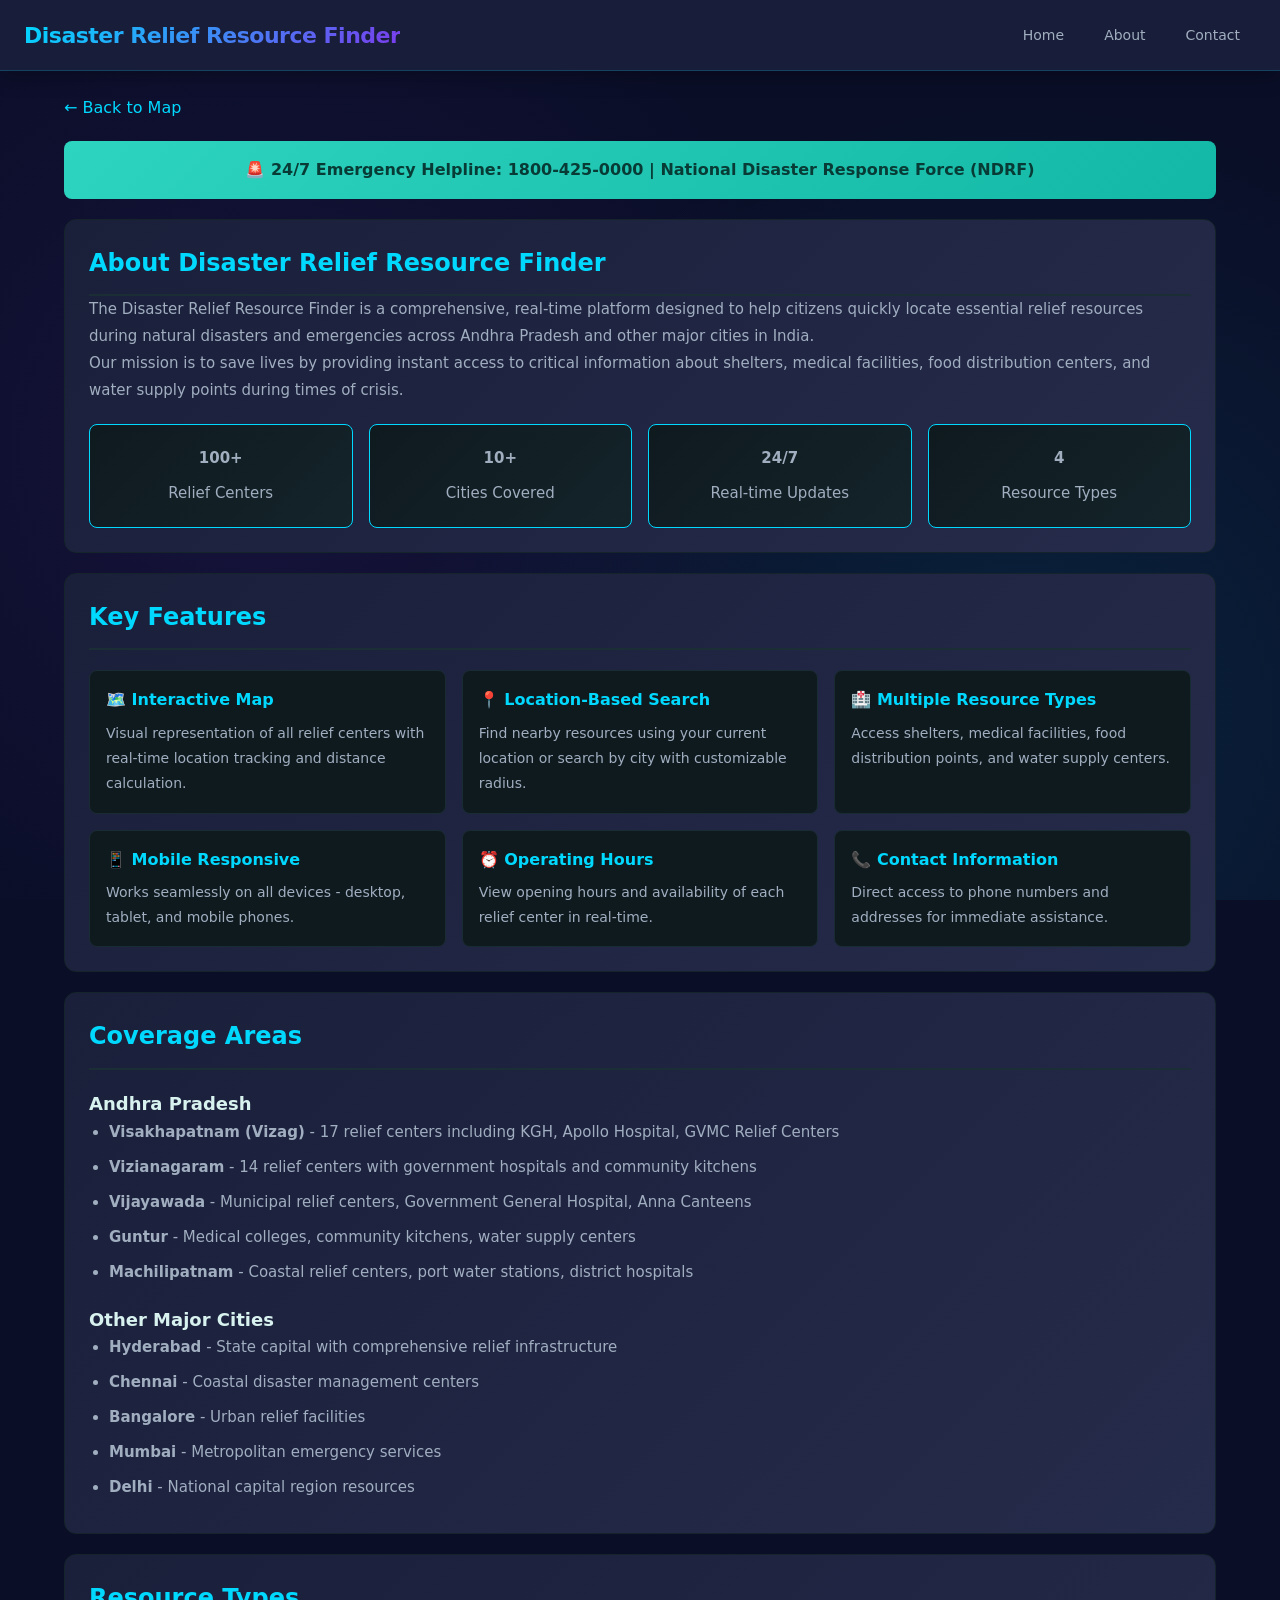
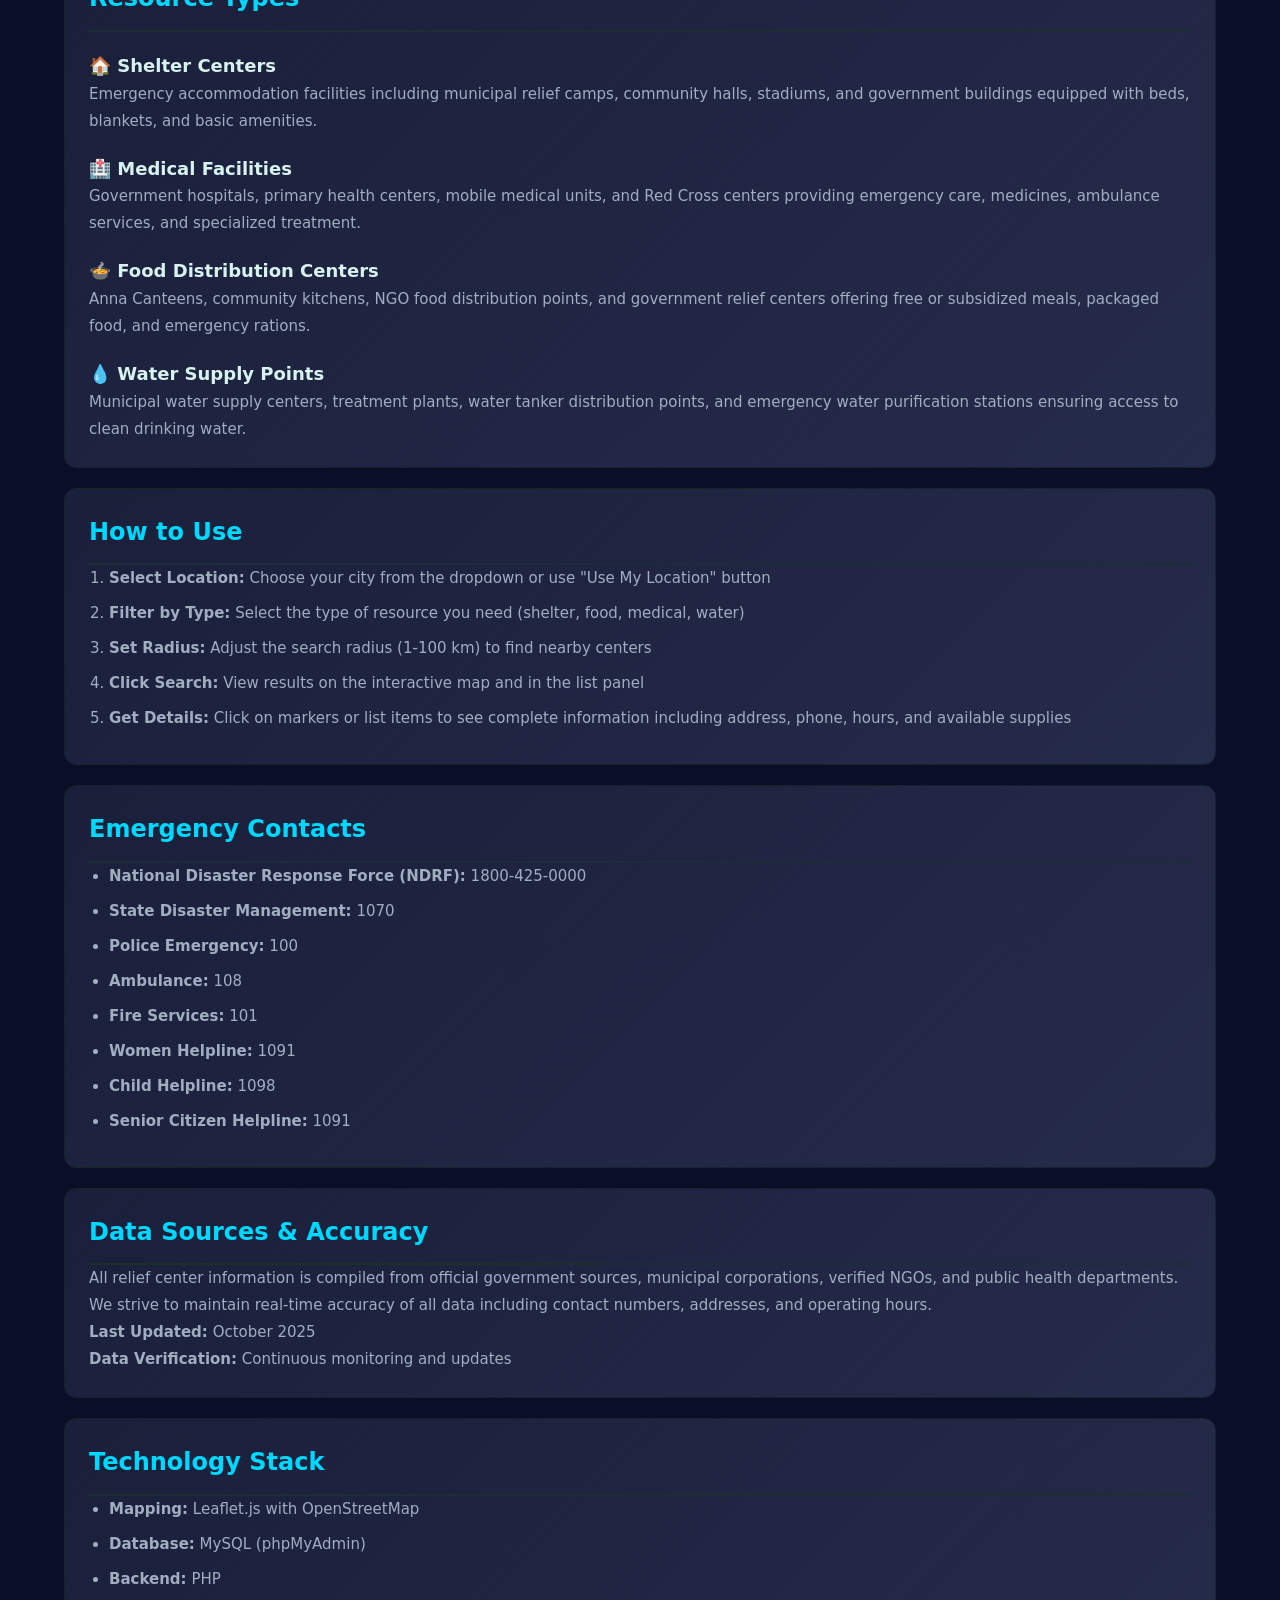
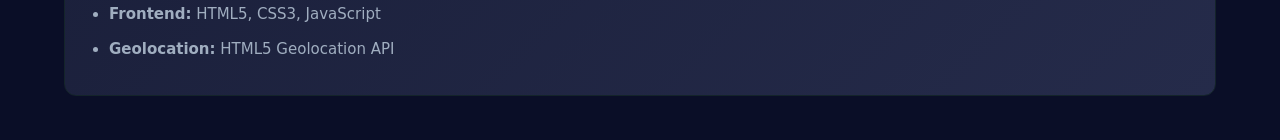
<file: about.html>
<!DOCTYPE html>
<html lang="en">
<head>
    <meta charset="UTF-8">
    <meta name="viewport" content="width=device-width, initial-scale=1.0">
    <title>About - Disaster Relief Resource Finder</title>
    <link rel="stylesheet" href="css/style.css">
    <style>
        .content-wrapper {
            max-width: 1200px;
            margin: 0 auto;
            padding: 24px;
        }
        .about-section {
            background: var(--card);
            border: 1px solid #14242a;
            border-radius: 12px;
            padding: 24px;
            margin-bottom: 20px;
        }
        .about-section h2 {
            color: var(--accent);
            margin-top: 0;
            font-size: 24px;
            border-bottom: 2px solid #1b2d35;
            padding-bottom: 12px;
        }
        .about-section h3 {
            color: #d8f2ef;
            font-size: 18px;
            margin-top: 20px;
        }
        .about-section p, .about-section ul, .about-section ol {
            color: var(--muted);
            line-height: 1.8;
            font-size: 15px;
        }
        .about-section ul, .about-section ol {
            padding-left: 20px;
        }
        .about-section li {
            margin-bottom: 8px;
        }
        .feature-grid {
            display: grid;
            grid-template-columns: repeat(auto-fit, minmax(280px, 1fr));
            gap: 16px;
            margin-top: 20px;
        }
        .feature-card {
            background: #0f1a1f;
            border: 1px solid #1a2c33;
            border-radius: 8px;
            padding: 16px;
        }
        .feature-card h4 {
            color: var(--accent);
            margin-top: 0;
            font-size: 16px;
        }
        .feature-card p {
            margin: 8px 0 0;
            font-size: 14px;
        }
        .stats-grid {
            display: grid;
            grid-template-columns: repeat(auto-fit, minmax(200px, 1fr));
            gap: 16px;
            margin-top: 20px;
        }
        .stat-box {
            background: linear-gradient(135deg, #0f1a1f 0%, #14242a 100%);
            border: 1px solid var(--accent);
            border-radius: 8px;
            padding: 20px;
            text-align: center;
        }
        .stat-number {
            font-size: 32px;
            font-weight: bold;
            color: var(--accent);
            margin: 0;
        }
        .stat-label {
            color: var(--muted);
            font-size: 14px;
            margin-top: 8px;
        }
        .emergency-banner {
            background: linear-gradient(135deg, #2dd4bf 0%, #14b8a6 100%);
            color: #083b35;
            padding: 16px 24px;
            border-radius: 8px;
            margin-bottom: 20px;
            font-weight: 600;
            text-align: center;
        }
        .back-link {
            display: inline-block;
            color: var(--accent);
            text-decoration: none;
            margin-bottom: 20px;
            font-size: 16px;
        }
        .back-link:hover {
            text-decoration: underline;
        }
    </style>
</head>
<body>
    <header class="topbar">
        <h1>Disaster Relief Resource Finder</h1>
        <nav>
            <a href="index.html">Home</a>
            <a href="about.html">About</a>
            <a href="contact.html">Contact</a>
        </nav>
    </header>

    <div class="content-wrapper">
        <a href="index.html" class="back-link">← Back to Map</a>

        <div class="emergency-banner">
            🚨 24/7 Emergency Helpline: 1800-425-0000 | National Disaster Response Force (NDRF)
        </div>

        <div class="about-section">
            <h2>About Disaster Relief Resource Finder</h2>
            <p>
                The Disaster Relief Resource Finder is a comprehensive, real-time platform designed to help citizens 
                quickly locate essential relief resources during natural disasters and emergencies across Andhra Pradesh 
                and other major cities in India.
            </p>
            <p>
                Our mission is to save lives by providing instant access to critical information about shelters, 
                medical facilities, food distribution centers, and water supply points during times of crisis.
            </p>

            <div class="stats-grid">
                <div class="stat-box">
                    <p class="stat-number">100+</p>
                    <p class="stat-label">Relief Centers</p>
                </div>
                <div class="stat-box">
                    <p class="stat-number">10+</p>
                    <p class="stat-label">Cities Covered</p>
                </div>
                <div class="stat-box">
                    <p class="stat-number">24/7</p>
                    <p class="stat-label">Real-time Updates</p>
                </div>
                <div class="stat-box">
                    <p class="stat-number">4</p>
                    <p class="stat-label">Resource Types</p>
                </div>
            </div>
        </div>

        <div class="about-section">
            <h2>Key Features</h2>
            <div class="feature-grid">
                <div class="feature-card">
                    <h4>🗺️ Interactive Map</h4>
                    <p>Visual representation of all relief centers with real-time location tracking and distance calculation.</p>
                </div>
                <div class="feature-card">
                    <h4>📍 Location-Based Search</h4>
                    <p>Find nearby resources using your current location or search by city with customizable radius.</p>
                </div>
                <div class="feature-card">
                    <h4>🏥 Multiple Resource Types</h4>
                    <p>Access shelters, medical facilities, food distribution points, and water supply centers.</p>
                </div>
                <div class="feature-card">
                    <h4>📱 Mobile Responsive</h4>
                    <p>Works seamlessly on all devices - desktop, tablet, and mobile phones.</p>
                </div>
                <div class="feature-card">
                    <h4>⏰ Operating Hours</h4>
                    <p>View opening hours and availability of each relief center in real-time.</p>
                </div>
                <div class="feature-card">
                    <h4>📞 Contact Information</h4>
                    <p>Direct access to phone numbers and addresses for immediate assistance.</p>
                </div>
            </div>
        </div>

        <div class="about-section">
            <h2>Coverage Areas</h2>
            <h3>Andhra Pradesh</h3>
            <ul>
                <li><strong>Visakhapatnam (Vizag)</strong> - 17 relief centers including KGH, Apollo Hospital, GVMC Relief Centers</li>
                <li><strong>Vizianagaram</strong> - 14 relief centers with government hospitals and community kitchens</li>
                <li><strong>Vijayawada</strong> - Municipal relief centers, Government General Hospital, Anna Canteens</li>
                <li><strong>Guntur</strong> - Medical colleges, community kitchens, water supply centers</li>
                <li><strong>Machilipatnam</strong> - Coastal relief centers, port water stations, district hospitals</li>
            </ul>

            <h3>Other Major Cities</h3>
            <ul>
                <li><strong>Hyderabad</strong> - State capital with comprehensive relief infrastructure</li>
                <li><strong>Chennai</strong> - Coastal disaster management centers</li>
                <li><strong>Bangalore</strong> - Urban relief facilities</li>
                <li><strong>Mumbai</strong> - Metropolitan emergency services</li>
                <li><strong>Delhi</strong> - National capital region resources</li>
            </ul>
        </div>

        <div class="about-section">
            <h2>Resource Types</h2>
            
            <h3>🏠 Shelter Centers</h3>
            <p>
                Emergency accommodation facilities including municipal relief camps, community halls, stadiums, 
                and government buildings equipped with beds, blankets, and basic amenities.
            </p>

            <h3>🏥 Medical Facilities</h3>
            <p>
                Government hospitals, primary health centers, mobile medical units, and Red Cross centers 
                providing emergency care, medicines, ambulance services, and specialized treatment.
            </p>

            <h3>🍲 Food Distribution Centers</h3>
            <p>
                Anna Canteens, community kitchens, NGO food distribution points, and government relief centers 
                offering free or subsidized meals, packaged food, and emergency rations.
            </p>

            <h3>💧 Water Supply Points</h3>
            <p>
                Municipal water supply centers, treatment plants, water tanker distribution points, and 
                emergency water purification stations ensuring access to clean drinking water.
            </p>
        </div>

        <div class="about-section">
            <h2>How to Use</h2>
            <ol>
                <li><strong>Select Location:</strong> Choose your city from the dropdown or use "Use My Location" button</li>
                <li><strong>Filter by Type:</strong> Select the type of resource you need (shelter, food, medical, water)</li>
                <li><strong>Set Radius:</strong> Adjust the search radius (1-100 km) to find nearby centers</li>
                <li><strong>Click Search:</strong> View results on the interactive map and in the list panel</li>
                <li><strong>Get Details:</strong> Click on markers or list items to see complete information including address, phone, hours, and available supplies</li>
            </ol>
        </div>

        <div class="about-section">
            <h2>Emergency Contacts</h2>
            <ul>
                <li><strong>National Disaster Response Force (NDRF):</strong> 1800-425-0000</li>
                <li><strong>State Disaster Management:</strong> 1070</li>
                <li><strong>Police Emergency:</strong> 100</li>
                <li><strong>Ambulance:</strong> 108</li>
                <li><strong>Fire Services:</strong> 101</li>
                <li><strong>Women Helpline:</strong> 1091</li>
                <li><strong>Child Helpline:</strong> 1098</li>
                <li><strong>Senior Citizen Helpline:</strong> 1091</li>
            </ul>
        </div>

        <div class="about-section">
            <h2>Data Sources & Accuracy</h2>
            <p>
                All relief center information is compiled from official government sources, municipal corporations, 
                verified NGOs, and public health departments. We strive to maintain real-time accuracy of all data 
                including contact numbers, addresses, and operating hours.
            </p>
            <p>
                <strong>Last Updated:</strong> October 2025<br>
                <strong>Data Verification:</strong> Continuous monitoring and updates
            </p>
        </div>

        <div class="about-section">
            <h2>Technology Stack</h2>
            <ul>
                <li><strong>Mapping:</strong> Leaflet.js with OpenStreetMap</li>
                <li><strong>Database:</strong> MySQL (phpMyAdmin)</li>
                <li><strong>Backend:</strong> PHP</li>
                <li><strong>Frontend:</strong> HTML5, CSS3, JavaScript</li>
                <li><strong>Geolocation:</strong> HTML5 Geolocation API</li>
            </ul>
        </div>
    </div>
</body>
</html>
</file>
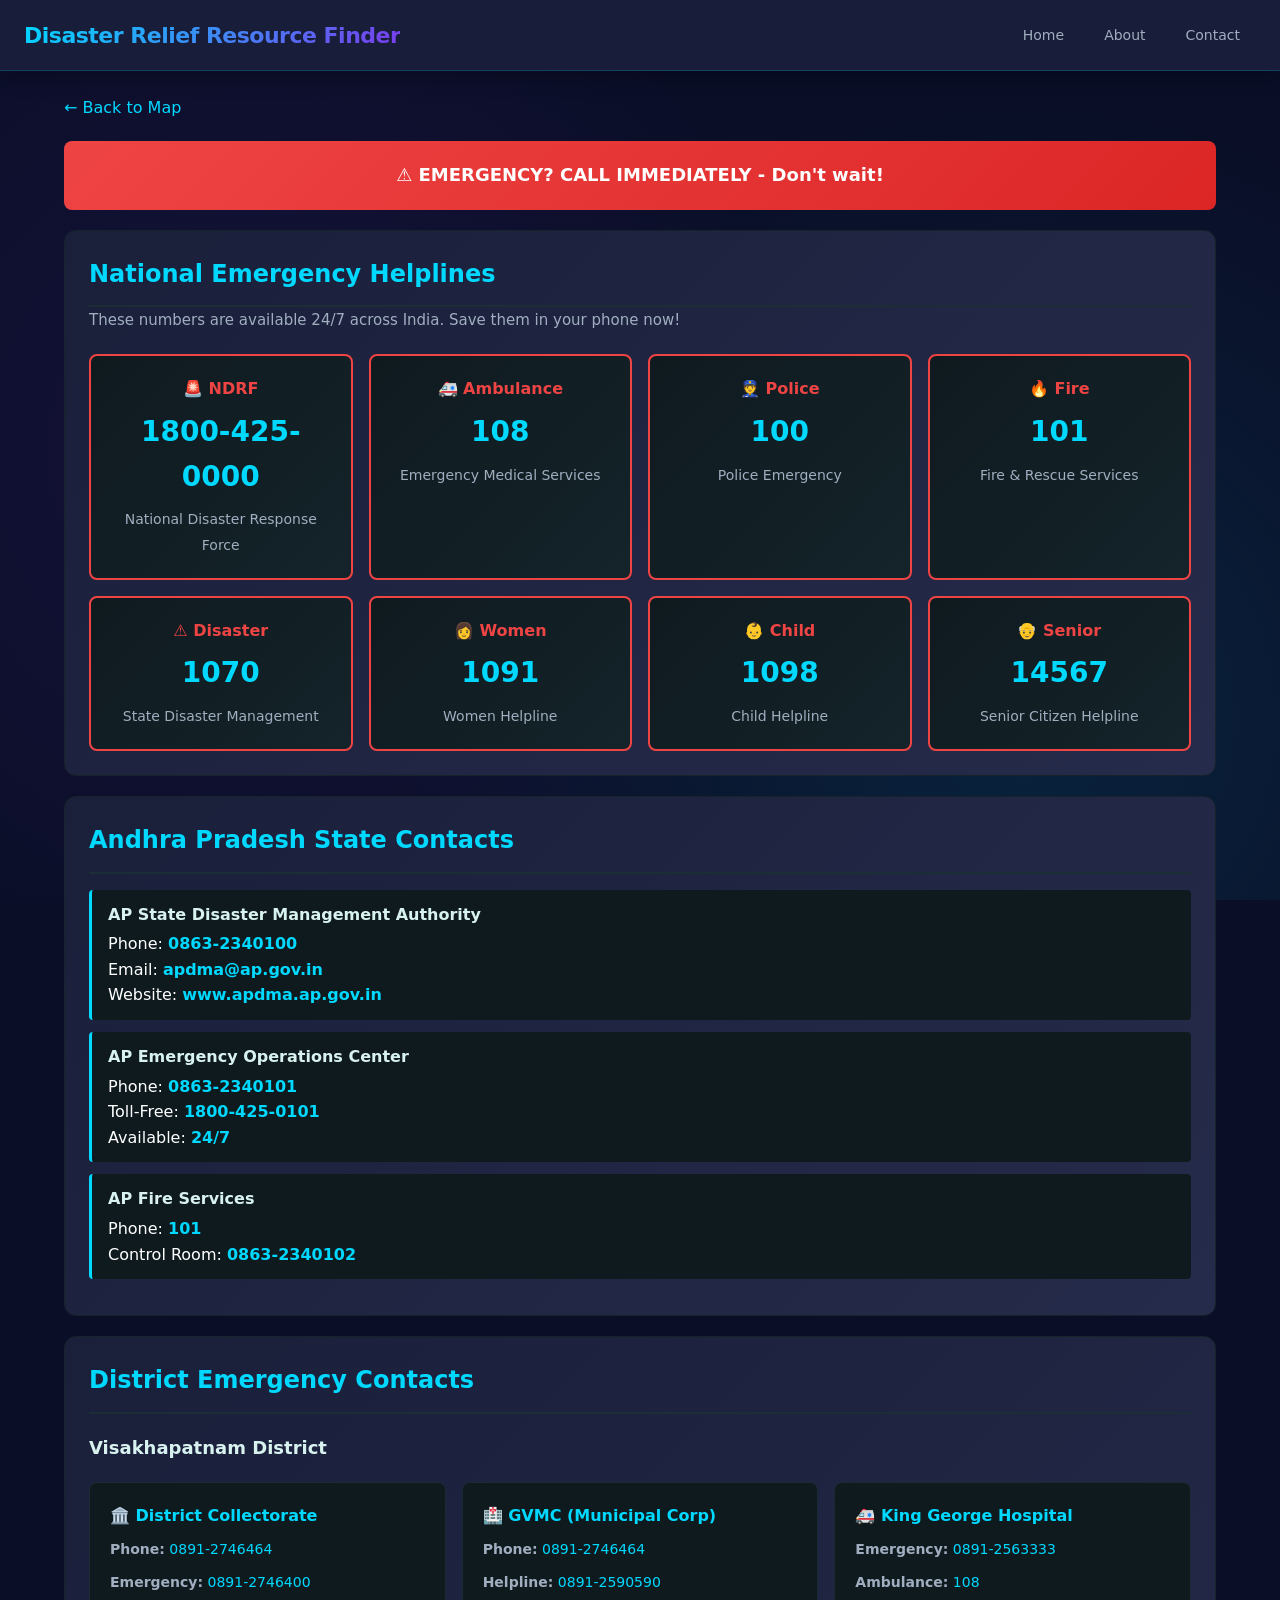
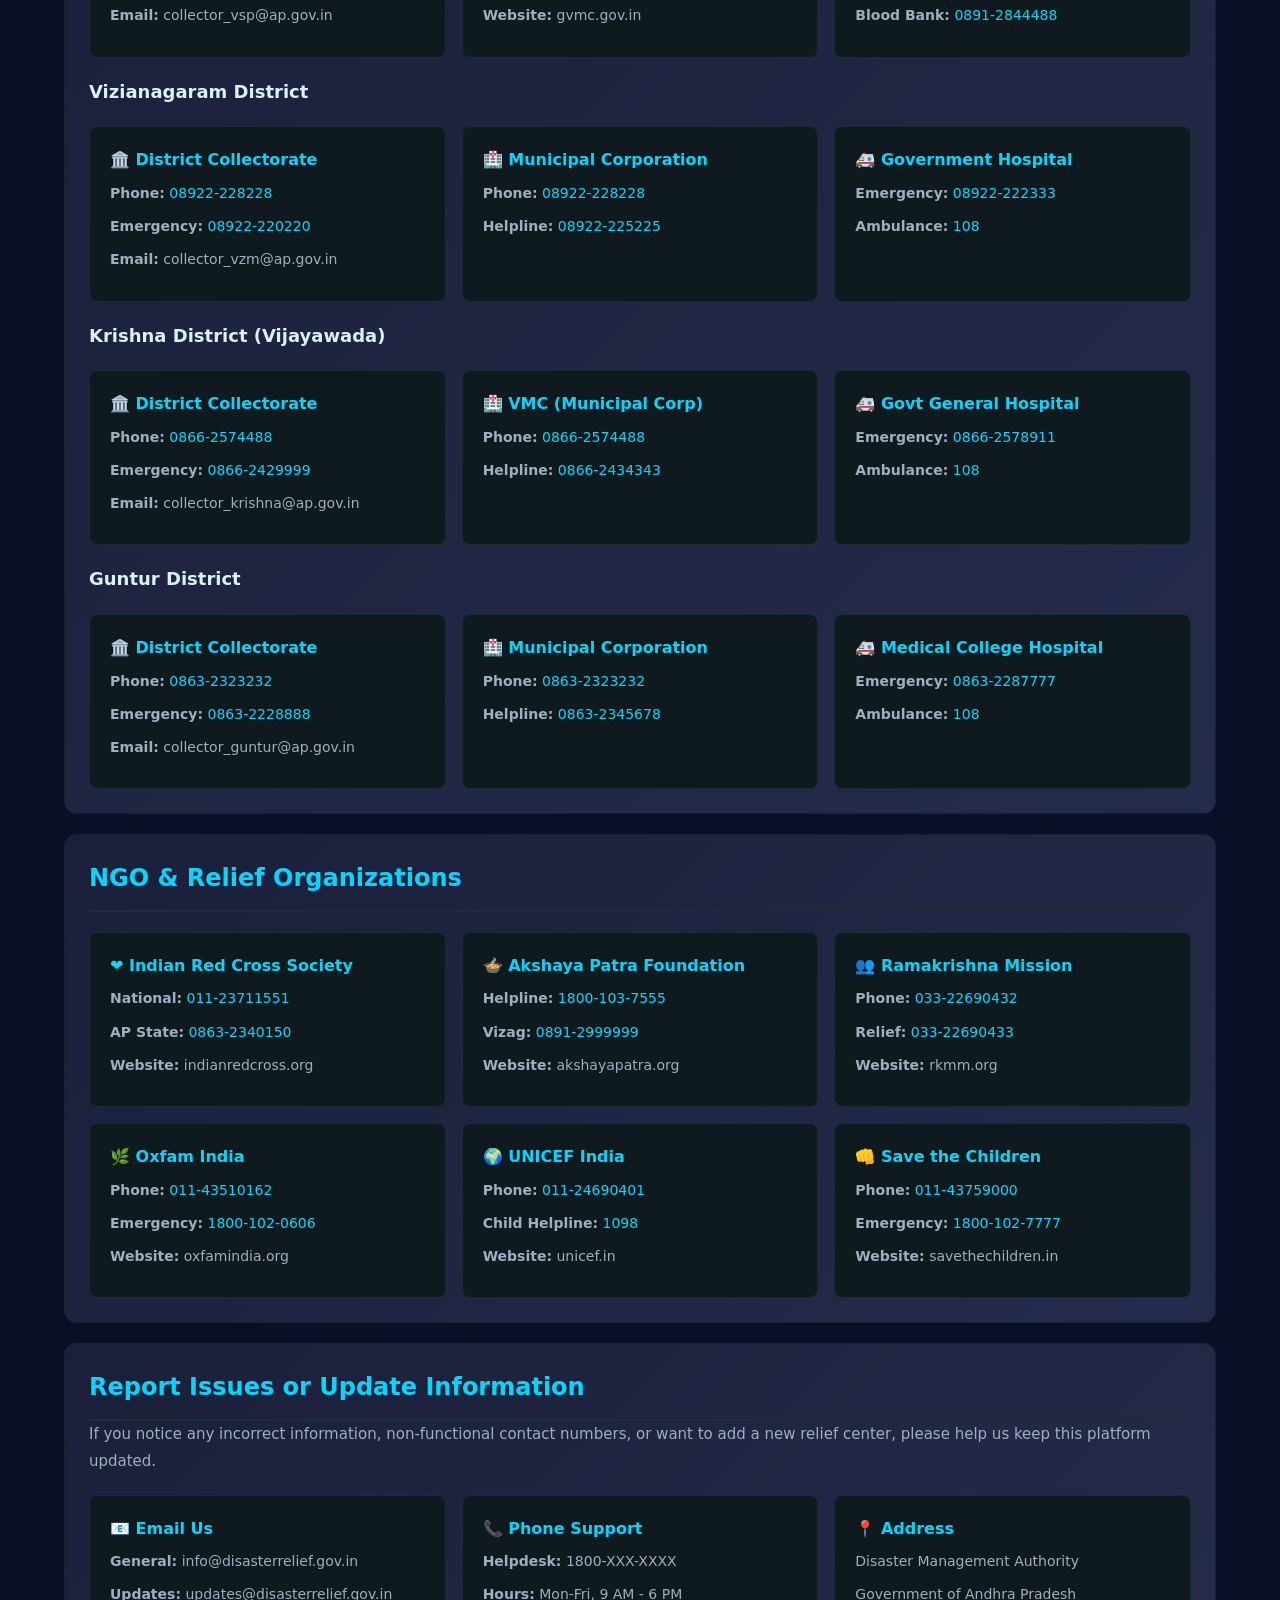
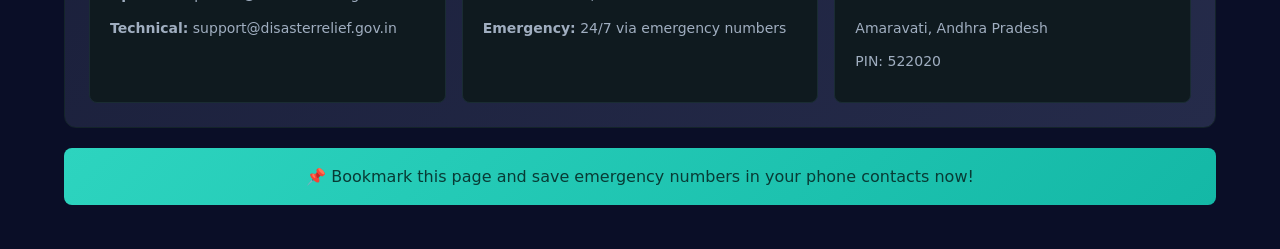
<file: contact.html>
<!DOCTYPE html>
<html lang="en">
<head>
    <meta charset="UTF-8">
    <meta name="viewport" content="width=device-width, initial-scale=1.0">
    <title>Contact - Disaster Relief Resource Finder</title>
    <link rel="stylesheet" href="css/style.css">
    <style>
        .content-wrapper {
            max-width: 1200px;
            margin: 0 auto;
            padding: 24px;
        }
        .contact-section {
            background: var(--card);
            border: 1px solid #14242a;
            border-radius: 12px;
            padding: 24px;
            margin-bottom: 20px;
        }
        .contact-section h2 {
            color: var(--accent);
            margin-top: 0;
            font-size: 24px;
            border-bottom: 2px solid #1b2d35;
            padding-bottom: 12px;
        }
        .contact-section h3 {
            color: #d8f2ef;
            font-size: 18px;
            margin-top: 20px;
        }
        .contact-section p, .contact-section ul {
            color: var(--muted);
            line-height: 1.8;
            font-size: 15px;
        }
        .contact-section ul {
            padding-left: 20px;
        }
        .contact-section li {
            margin-bottom: 12px;
        }
        .emergency-banner {
            background: linear-gradient(135deg, #ef4444 0%, #dc2626 100%);
            color: white;
            padding: 20px 24px;
            border-radius: 8px;
            margin-bottom: 20px;
            font-weight: 600;
            text-align: center;
            font-size: 18px;
        }
        .emergency-grid {
            display: grid;
            grid-template-columns: repeat(auto-fit, minmax(250px, 1fr));
            gap: 16px;
            margin-top: 20px;
        }
        .emergency-card {
            background: linear-gradient(135deg, #0f1a1f 0%, #14242a 100%);
            border: 2px solid #ef4444;
            border-radius: 8px;
            padding: 20px;
            text-align: center;
        }
        .emergency-card h4 {
            color: #ef4444;
            margin: 0 0 8px 0;
            font-size: 16px;
        }
        .emergency-card .number {
            color: var(--accent);
            font-size: 28px;
            font-weight: bold;
            margin: 8px 0;
        }
        .emergency-card p {
            color: var(--muted);
            font-size: 14px;
            margin: 8px 0 0;
        }
        .contact-grid {
            display: grid;
            grid-template-columns: repeat(auto-fit, minmax(300px, 1fr));
            gap: 16px;
            margin-top: 20px;
        }
        .contact-card {
            background: #0f1a1f;
            border: 1px solid #1a2c33;
            border-radius: 8px;
            padding: 20px;
        }
        .contact-card h4 {
            color: var(--accent);
            margin-top: 0;
            font-size: 16px;
            display: flex;
            align-items: center;
            gap: 8px;
        }
        .contact-card p {
            margin: 8px 0;
            font-size: 14px;
        }
        .contact-card a {
            color: var(--accent);
            text-decoration: none;
        }
        .contact-card a:hover {
            text-decoration: underline;
        }
        .back-link {
            display: inline-block;
            color: var(--accent);
            text-decoration: none;
            margin-bottom: 20px;
            font-size: 16px;
        }
        .back-link:hover {
            text-decoration: underline;
        }
        .info-banner {
            background: linear-gradient(135deg, #2dd4bf 0%, #14b8a6 100%);
            color: #083b35;
            padding: 16px 24px;
            border-radius: 8px;
            margin-bottom: 20px;
            text-align: center;
        }
        .state-contacts {
            margin-top: 16px;
        }
        .state-item {
            background: #0f1a1f;
            border-left: 3px solid var(--accent);
            padding: 12px 16px;
            margin-bottom: 12px;
            border-radius: 4px;
        }
        .state-item strong {
            color: #d8f2ef;
            display: block;
            margin-bottom: 4px;
        }
        .state-item span {
            color: var(--accent);
            font-weight: 600;
        }
    </style>
</head>
<body>
    <header class="topbar">
        <h1>Disaster Relief Resource Finder</h1>
        <nav>
            <a href="index.html">Home</a>
            <a href="about.html">About</a>
            <a href="contact.html">Contact</a>
        </nav>
    </header>

    <div class="content-wrapper">
        <a href="index.html" class="back-link">← Back to Map</a>

        <div class="emergency-banner">
            ⚠️ EMERGENCY? CALL IMMEDIATELY - Don't wait!
        </div>

        <div class="contact-section">
            <h2>National Emergency Helplines</h2>
            <p>These numbers are available 24/7 across India. Save them in your phone now!</p>
            
            <div class="emergency-grid">
                <div class="emergency-card">
                    <h4>🚨 NDRF</h4>
                    <div class="number">1800-425-0000</div>
                    <p>National Disaster Response Force</p>
                </div>
                <div class="emergency-card">
                    <h4>🚑 Ambulance</h4>
                    <div class="number">108</div>
                    <p>Emergency Medical Services</p>
                </div>
                <div class="emergency-card">
                    <h4>👮 Police</h4>
                    <div class="number">100</div>
                    <p>Police Emergency</p>
                </div>
                <div class="emergency-card">
                    <h4>🔥 Fire</h4>
                    <div class="number">101</div>
                    <p>Fire & Rescue Services</p>
                </div>
                <div class="emergency-card">
                    <h4>⚠️ Disaster</h4>
                    <div class="number">1070</div>
                    <p>State Disaster Management</p>
                </div>
                <div class="emergency-card">
                    <h4>👩 Women</h4>
                    <div class="number">1091</div>
                    <p>Women Helpline</p>
                </div>
                <div class="emergency-card">
                    <h4>👶 Child</h4>
                    <div class="number">1098</div>
                    <p>Child Helpline</p>
                </div>
                <div class="emergency-card">
                    <h4>👴 Senior</h4>
                    <div class="number">14567</div>
                    <p>Senior Citizen Helpline</p>
                </div>
            </div>
        </div>

        <div class="contact-section">
            <h2>Andhra Pradesh State Contacts</h2>
            
            <div class="state-contacts">
                <div class="state-item">
                    <strong>AP State Disaster Management Authority</strong>
                    Phone: <span>0863-2340100</span><br>
                    Email: <span>apdma@ap.gov.in</span><br>
                    Website: <span>www.apdma.ap.gov.in</span>
                </div>
                
                <div class="state-item">
                    <strong>AP Emergency Operations Center</strong>
                    Phone: <span>0863-2340101</span><br>
                    Toll-Free: <span>1800-425-0101</span><br>
                    Available: <span>24/7</span>
                </div>
                
                <div class="state-item">
                    <strong>AP Fire Services</strong>
                    Phone: <span>101</span><br>
                    Control Room: <span>0863-2340102</span>
                </div>
            </div>
        </div>

        <div class="contact-section">
            <h2>District Emergency Contacts</h2>
            
            <h3>Visakhapatnam District</h3>
            <div class="contact-grid">
                <div class="contact-card">
                    <h4>🏛️ District Collectorate</h4>
                    <p><strong>Phone:</strong> <a href="tel:0891-2746464">0891-2746464</a></p>
                    <p><strong>Emergency:</strong> <a href="tel:0891-2746400">0891-2746400</a></p>
                    <p><strong>Email:</strong> collector_vsp@ap.gov.in</p>
                </div>
                <div class="contact-card">
                    <h4>🏥 GVMC (Municipal Corp)</h4>
                    <p><strong>Phone:</strong> <a href="tel:0891-2746464">0891-2746464</a></p>
                    <p><strong>Helpline:</strong> <a href="tel:0891-2590590">0891-2590590</a></p>
                    <p><strong>Website:</strong> gvmc.gov.in</p>
                </div>
                <div class="contact-card">
                    <h4>🚑 King George Hospital</h4>
                    <p><strong>Emergency:</strong> <a href="tel:0891-2563333">0891-2563333</a></p>
                    <p><strong>Ambulance:</strong> <a href="tel:108">108</a></p>
                    <p><strong>Blood Bank:</strong> <a href="tel:0891-2844488">0891-2844488</a></p>
                </div>
            </div>

            <h3>Vizianagaram District</h3>
            <div class="contact-grid">
                <div class="contact-card">
                    <h4>🏛️ District Collectorate</h4>
                    <p><strong>Phone:</strong> <a href="tel:08922-228228">08922-228228</a></p>
                    <p><strong>Emergency:</strong> <a href="tel:08922-220220">08922-220220</a></p>
                    <p><strong>Email:</strong> collector_vzm@ap.gov.in</p>
                </div>
                <div class="contact-card">
                    <h4>🏥 Municipal Corporation</h4>
                    <p><strong>Phone:</strong> <a href="tel:08922-228228">08922-228228</a></p>
                    <p><strong>Helpline:</strong> <a href="tel:08922-225225">08922-225225</a></p>
                </div>
                <div class="contact-card">
                    <h4>🚑 Government Hospital</h4>
                    <p><strong>Emergency:</strong> <a href="tel:08922-222333">08922-222333</a></p>
                    <p><strong>Ambulance:</strong> <a href="tel:108">108</a></p>
                </div>
            </div>

            <h3>Krishna District (Vijayawada)</h3>
            <div class="contact-grid">
                <div class="contact-card">
                    <h4>🏛️ District Collectorate</h4>
                    <p><strong>Phone:</strong> <a href="tel:0866-2574488">0866-2574488</a></p>
                    <p><strong>Emergency:</strong> <a href="tel:0866-2429999">0866-2429999</a></p>
                    <p><strong>Email:</strong> collector_krishna@ap.gov.in</p>
                </div>
                <div class="contact-card">
                    <h4>🏥 VMC (Municipal Corp)</h4>
                    <p><strong>Phone:</strong> <a href="tel:0866-2574488">0866-2574488</a></p>
                    <p><strong>Helpline:</strong> <a href="tel:0866-2434343">0866-2434343</a></p>
                </div>
                <div class="contact-card">
                    <h4>🚑 Govt General Hospital</h4>
                    <p><strong>Emergency:</strong> <a href="tel:0866-2578911">0866-2578911</a></p>
                    <p><strong>Ambulance:</strong> <a href="tel:108">108</a></p>
                </div>
            </div>

            <h3>Guntur District</h3>
            <div class="contact-grid">
                <div class="contact-card">
                    <h4>🏛️ District Collectorate</h4>
                    <p><strong>Phone:</strong> <a href="tel:0863-2323232">0863-2323232</a></p>
                    <p><strong>Emergency:</strong> <a href="tel:0863-2228888">0863-2228888</a></p>
                    <p><strong>Email:</strong> collector_guntur@ap.gov.in</p>
                </div>
                <div class="contact-card">
                    <h4>🏥 Municipal Corporation</h4>
                    <p><strong>Phone:</strong> <a href="tel:0863-2323232">0863-2323232</a></p>
                    <p><strong>Helpline:</strong> <a href="tel:0863-2345678">0863-2345678</a></p>
                </div>
                <div class="contact-card">
                    <h4>🚑 Medical College Hospital</h4>
                    <p><strong>Emergency:</strong> <a href="tel:0863-2287777">0863-2287777</a></p>
                    <p><strong>Ambulance:</strong> <a href="tel:108">108</a></p>
                </div>
            </div>
        </div>

        <div class="contact-section">
            <h2>NGO & Relief Organizations</h2>
            
            <div class="contact-grid">
                <div class="contact-card">
                    <h4>❤️ Indian Red Cross Society</h4>
                    <p><strong>National:</strong> <a href="tel:011-23711551">011-23711551</a></p>
                    <p><strong>AP State:</strong> <a href="tel:0863-2340150">0863-2340150</a></p>
                    <p><strong>Website:</strong> indianredcross.org</p>
                </div>
                <div class="contact-card">
                    <h4>🍲 Akshaya Patra Foundation</h4>
                    <p><strong>Helpline:</strong> <a href="tel:1800-103-7555">1800-103-7555</a></p>
                    <p><strong>Vizag:</strong> <a href="tel:0891-2999999">0891-2999999</a></p>
                    <p><strong>Website:</strong> akshayapatra.org</p>
                </div>
                <div class="contact-card">
                    <h4>👥 Ramakrishna Mission</h4>
                    <p><strong>Phone:</strong> <a href="tel:033-22690432">033-22690432</a></p>
                    <p><strong>Relief:</strong> <a href="tel:033-22690433">033-22690433</a></p>
                    <p><strong>Website:</strong> rkmm.org</p>
                </div>
                <div class="contact-card">
                    <h4>🌿 Oxfam India</h4>
                    <p><strong>Phone:</strong> <a href="tel:011-43510162">011-43510162</a></p>
                    <p><strong>Emergency:</strong> <a href="tel:1800-102-0606">1800-102-0606</a></p>
                    <p><strong>Website:</strong> oxfamindia.org</p>
                </div>
                <div class="contact-card">
                    <h4>🌍 UNICEF India</h4>
                    <p><strong>Phone:</strong> <a href="tel:011-24690401">011-24690401</a></p>
                    <p><strong>Child Helpline:</strong> <a href="tel:1098">1098</a></p>
                    <p><strong>Website:</strong> unicef.in</p>
                </div>
                <div class="contact-card">
                    <h4>👊 Save the Children</h4>
                    <p><strong>Phone:</strong> <a href="tel:011-43759000">011-43759000</a></p>
                    <p><strong>Emergency:</strong> <a href="tel:1800-102-7777">1800-102-7777</a></p>
                    <p><strong>Website:</strong> savethechildren.in</p>
                </div>
            </div>
        </div>

        <div class="contact-section">
            <h2>Report Issues or Update Information</h2>
            <p>
                If you notice any incorrect information, non-functional contact numbers, or want to add a new relief center, 
                please help us keep this platform updated.
            </p>
            
            <div class="contact-grid">
                <div class="contact-card">
                    <h4>📧 Email Us</h4>
                    <p><strong>General:</strong> info@disasterrelief.gov.in</p>
                    <p><strong>Updates:</strong> updates@disasterrelief.gov.in</p>
                    <p><strong>Technical:</strong> support@disasterrelief.gov.in</p>
                </div>
                <div class="contact-card">
                    <h4>📞 Phone Support</h4>
                    <p><strong>Helpdesk:</strong> 1800-XXX-XXXX</p>
                    <p><strong>Hours:</strong> Mon-Fri, 9 AM - 6 PM</p>
                    <p><strong>Emergency:</strong> 24/7 via emergency numbers</p>
                </div>
                <div class="contact-card">
                    <h4>📍 Address</h4>
                    <p>Disaster Management Authority</p>
                    <p>Government of Andhra Pradesh</p>
                    <p>Amaravati, Andhra Pradesh</p>
                    <p>PIN: 522020</p>
                </div>
            </div>
        </div>

        <div class="info-banner">
            📌 Bookmark this page and save emergency numbers in your phone contacts now!
        </div>
    </div>
</body>
</html>
</file>
<file: css/style.css>
:root{ 
  --bg: #0a0e27;
  --bg-gradient: linear-gradient(135deg, #0a0e27 0%, #1a1f3a 100%);
  --card: linear-gradient(135deg, #1a1f3a 0%, #252b4a 100%);
  --accent: #00d9ff;
  --accent-glow: #00d9ff;
  --secondary: #7c3aed;
  --text: #ffffff;
  --muted: #a0aec0;
  --success: #10b981;
  --error: #ef4444;
  --shadow: rgba(0, 217, 255, 0.1);
}

* { 
  box-sizing: border-box; 
  margin: 0;
  padding: 0;
}

body { 
  margin: 0; 
  font-family: 'Inter', system-ui, -apple-system, 'Segoe UI', Roboto, Arial, sans-serif; 
  background: var(--bg);
  background-image: 
    radial-gradient(circle at 20% 50%, rgba(124, 58, 237, 0.1) 0%, transparent 50%),
    radial-gradient(circle at 80% 80%, rgba(0, 217, 255, 0.1) 0%, transparent 50%);
  background-attachment: fixed;
  color: var(--text);
  line-height: 1.6;
} 

/* Topbar Styling */
.topbar { 
  display: flex; 
  justify-content: space-between; 
  align-items: center; 
  padding: 16px 24px; 
  background: rgba(26, 31, 58, 0.95);
  backdrop-filter: blur(10px);
  border-bottom: 1px solid rgba(0, 217, 255, 0.2);
  box-shadow: 0 4px 20px rgba(0, 0, 0, 0.3);
  position: sticky; 
  top: 0; 
  z-index: 1000;
}

.topbar h1 { 
  margin: 0; 
  font-size: 22px; 
  font-weight: 700;
  background: linear-gradient(135deg, var(--accent) 0%, var(--secondary) 100%);
  -webkit-background-clip: text;
  -webkit-text-fill-color: transparent;
  background-clip: text;
  letter-spacing: -0.5px;
}

.topbar nav {
  display: flex;
  gap: 8px;
}

.topbar a { 
  color: var(--muted); 
  text-decoration: none; 
  padding: 8px 16px;
  border-radius: 8px;
  transition: all 0.3s ease;
  font-weight: 500;
  font-size: 14px;
}

.topbar a:hover {
  color: var(--accent);
  background: rgba(0, 217, 255, 0.1);
  transform: translateY(-2px);
}

/* Layout */
.layout { 
  padding: 24px; 
  display: flex; 
  flex-direction: column; 
  gap: 20px;
  max-width: 1600px;
  margin: 0 auto;
}

/* Controls Panel */
.controls { 
  display: flex; 
  flex-wrap: wrap; 
  gap: 12px; 
  align-items: center; 
  background: var(--card);
  padding: 20px; 
  border: 1px solid rgba(0, 217, 255, 0.2);
  border-radius: 16px;
  box-shadow: 0 8px 32px rgba(0, 0, 0, 0.3);
  position: relative;
  overflow: hidden;
}

.controls::before {
  content: '';
  position: absolute;
  top: 0;
  left: 0;
  right: 0;
  height: 2px;
  background: linear-gradient(90deg, transparent, var(--accent), transparent);
  animation: shimmer 3s infinite;
}

@keyframes shimmer {
  0%, 100% { opacity: 0.3; }
  50% { opacity: 1; }
}

.controls label { 
  display: flex; 
  flex-direction: column;
  gap: 6px;
  font-size: 13px;
  font-weight: 600;
  color: var(--muted);
  text-transform: uppercase;
  letter-spacing: 0.5px;
}

.controls select,
.controls input,
.controls button { 
  background: rgba(15, 26, 31, 0.6);
  color: var(--text); 
  border: 1px solid rgba(0, 217, 255, 0.3);
  border-radius: 10px; 
  padding: 12px 16px;
  font-size: 14px;
  font-weight: 500;
  transition: all 0.3s ease;
  outline: none;
}

.controls select:focus,
.controls input:focus {
  border-color: var(--accent);
  box-shadow: 0 0 0 3px rgba(0, 217, 255, 0.1);
  background: rgba(15, 26, 31, 0.8);
}

.controls select:hover,
.controls input:hover {
  border-color: var(--accent);
}

.controls button { 
  cursor: pointer;
  font-weight: 600;
  text-transform: uppercase;
  letter-spacing: 0.5px;
  transition: all 0.3s ease;
}

.controls button:hover {
  transform: translateY(-2px);
  box-shadow: 0 4px 12px rgba(0, 217, 255, 0.3);
}

.controls button#locateBtn { 
  background: linear-gradient(135deg, #374151 0%, #1f2937 100%);
  border-color: #4b5563;
  color: white;
}

.controls button#locateBtn:hover {
  background: linear-gradient(135deg, #4b5563 0%, #374151 100%);
  box-shadow: 0 4px 12px rgba(75, 85, 99, 0.4);
}

.controls button#searchBtn { 
  background: linear-gradient(135deg, var(--accent) 0%, #00b8d4 100%);
  color: #0a0e27;
  border: none;
  font-weight: 700;
  padding: 12px 32px;
  box-shadow: 0 4px 16px rgba(0, 217, 255, 0.4);
}

.controls button#searchBtn:hover {
  background: linear-gradient(135deg, #00b8d4 0%, var(--accent) 100%);
  box-shadow: 0 6px 24px rgba(0, 217, 255, 0.6);
  transform: translateY(-3px);
}

.status { 
  margin-left: auto; 
  color: var(--muted);
  font-weight: 600;
  font-size: 14px;
  padding: 8px 16px;
  border-radius: 8px;
  background: rgba(0, 0, 0, 0.3);
}

.status.success { 
  color: var(--success);
  background: rgba(16, 185, 129, 0.1);
  border: 1px solid rgba(16, 185, 129, 0.3);
}

.status.error { 
  color: var(--error);
  background: rgba(239, 68, 68, 0.1);
  border: 1px solid rgba(239, 68, 68, 0.3);
}

/* Map and List Grid */
.map-and-list { 
  display: grid; 
  grid-template-columns: 2fr 1fr; 
  gap: 20px;
}

.map { 
  height: 70vh; 
  width: 100%; 
  border-radius: 16px; 
  overflow: hidden; 
  border: 2px solid rgba(0, 217, 255, 0.3);
  box-shadow: 0 8px 32px rgba(0, 0, 0, 0.4), 0 0 0 1px rgba(0, 217, 255, 0.1);
  position: relative;
}

.map::after {
  content: '';
  position: absolute;
  top: 0;
  left: 0;
  right: 0;
  bottom: 0;
  border-radius: 16px;
  box-shadow: inset 0 0 60px rgba(0, 217, 255, 0.05);
  pointer-events: none;
}

/* List Panel */
.list { 
  background: var(--card);
  border: 1px solid rgba(0, 217, 255, 0.2);
  border-radius: 16px; 
  padding: 16px; 
  overflow-y: auto; 
  max-height: 70vh;
  box-shadow: 0 8px 32px rgba(0, 0, 0, 0.3);
  position: relative;
}

.list::before {
  content: '';
  position: absolute;
  top: 0;
  left: 0;
  right: 0;
  height: 2px;
  background: linear-gradient(90deg, transparent, var(--accent), transparent);
}

/* Scrollbar Styling */
.list::-webkit-scrollbar {
  width: 8px;
}

.list::-webkit-scrollbar-track {
  background: rgba(0, 0, 0, 0.2);
  border-radius: 10px;
}

.list::-webkit-scrollbar-thumb {
  background: linear-gradient(180deg, var(--accent), var(--secondary));
  border-radius: 10px;
}

.list::-webkit-scrollbar-thumb:hover {
  background: linear-gradient(180deg, var(--secondary), var(--accent));
}

/* Card Styling */
.card { 
  border: 1px solid rgba(0, 217, 255, 0.2);
  border-radius: 12px; 
  padding: 16px; 
  margin: 12px 0; 
  background: linear-gradient(135deg, rgba(26, 31, 58, 0.8) 0%, rgba(37, 43, 74, 0.8) 100%);
  transition: all 0.3s ease;
  cursor: pointer;
  position: relative;
  overflow: hidden;
}

.card::before {
  content: '';
  position: absolute;
  top: 0;
  left: -100%;
  width: 100%;
  height: 100%;
  background: linear-gradient(90deg, transparent, rgba(0, 217, 255, 0.1), transparent);
  transition: left 0.5s ease;
}

.card:hover::before {
  left: 100%;
}

.card:hover { 
  border-color: var(--accent);
  transform: translateY(-4px);
  box-shadow: 0 8px 24px rgba(0, 217, 255, 0.3);
  background: linear-gradient(135deg, rgba(37, 43, 74, 0.9) 0%, rgba(26, 31, 58, 0.9) 100%);
}

.card h3 { 
  margin: 0 0 12px; 
  font-size: 18px; 
  color: var(--accent);
  font-weight: 700;
  display: flex;
  align-items: center;
  gap: 8px;
}

.card p { 
  margin: 6px 0; 
  color: var(--muted); 
  font-size: 14px;
  line-height: 1.6;
}

.card p strong {
  color: var(--text);
  font-weight: 600;
}

/* Responsive Design */
@media (max-width: 900px) {
  .map-and-list { 
    grid-template-columns: 1fr; 
  }
  .map { 
    height: 60vh; 
  }
  .layout {
    padding: 16px;
  }
  .topbar {
    padding: 12px 16px;
  }
  .topbar h1 {
    font-size: 18px;
  }
  .controls {
    padding: 16px;
  }
}

/* Loading Animation */
@keyframes pulse {
  0%, 100% { opacity: 1; }
  50% { opacity: 0.5; }
}

.loading {
  animation: pulse 2s cubic-bezier(0.4, 0, 0.6, 1) infinite;
}
</file>
